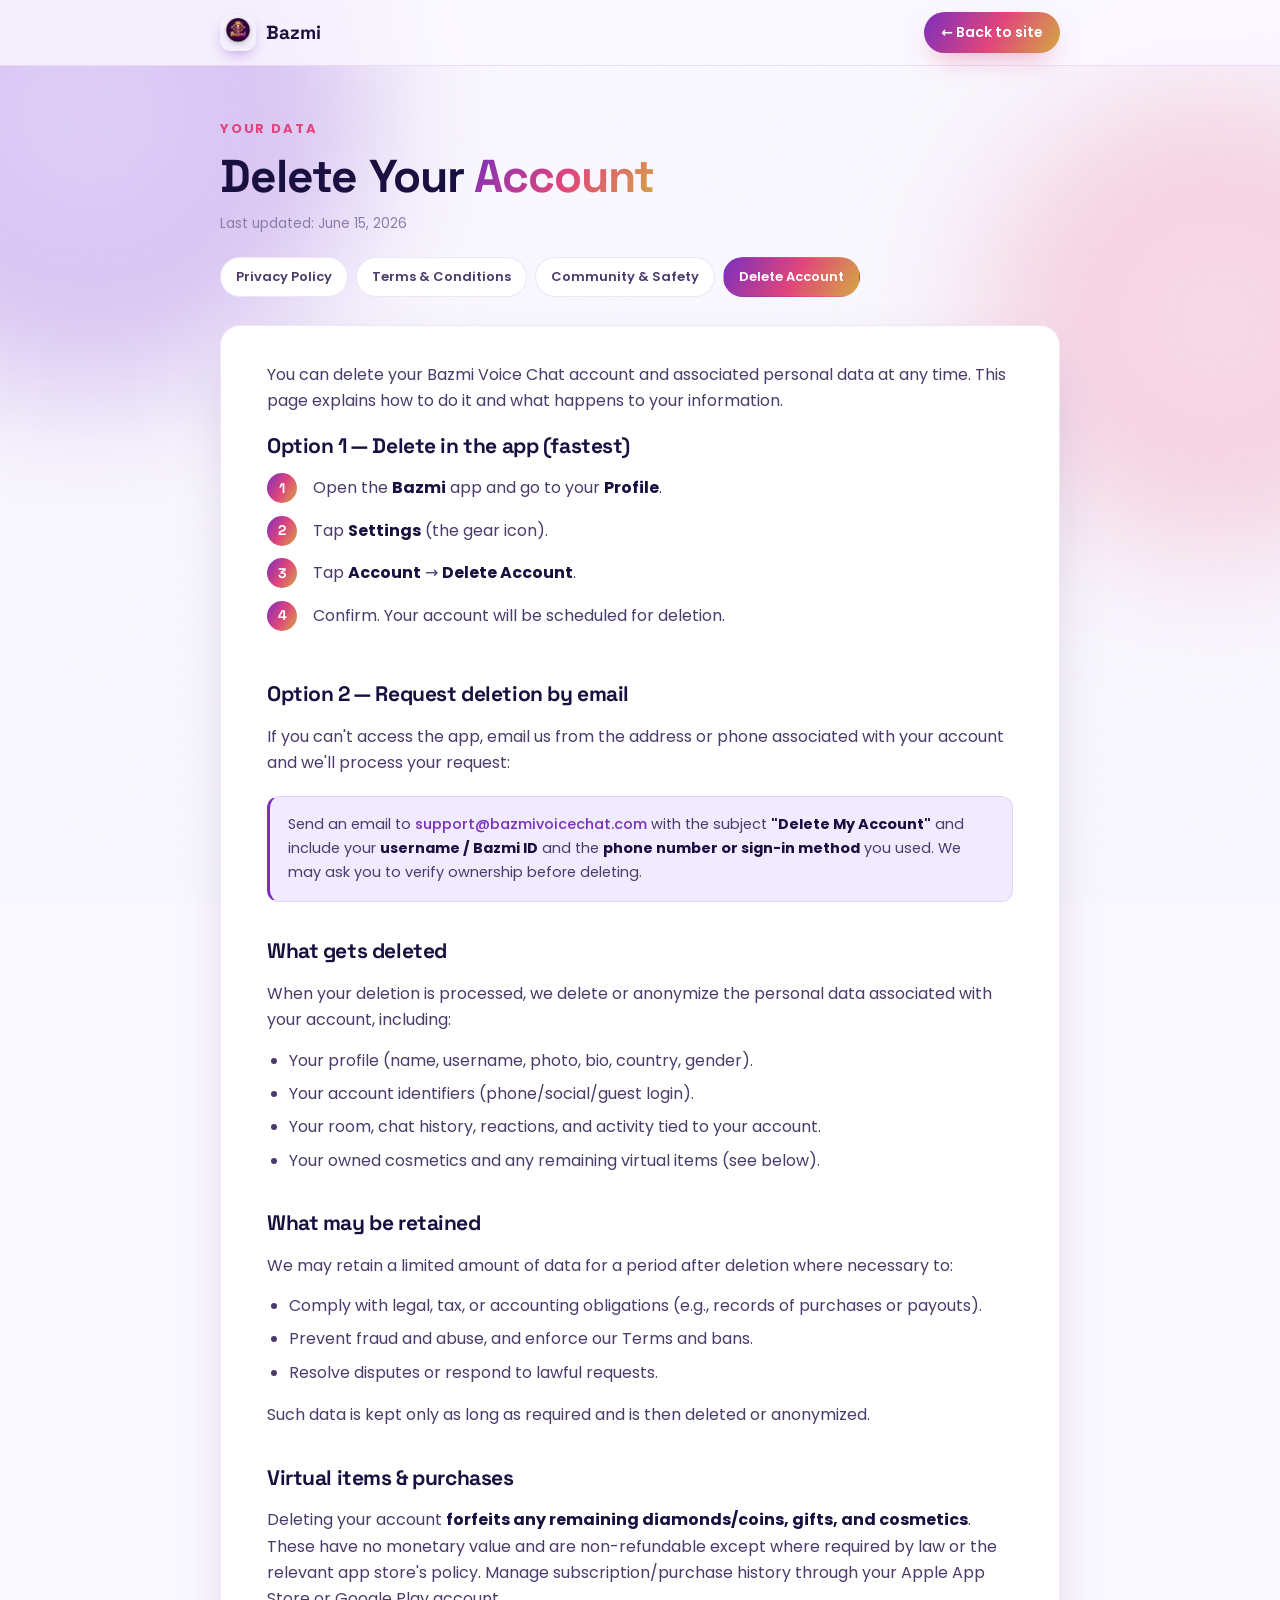
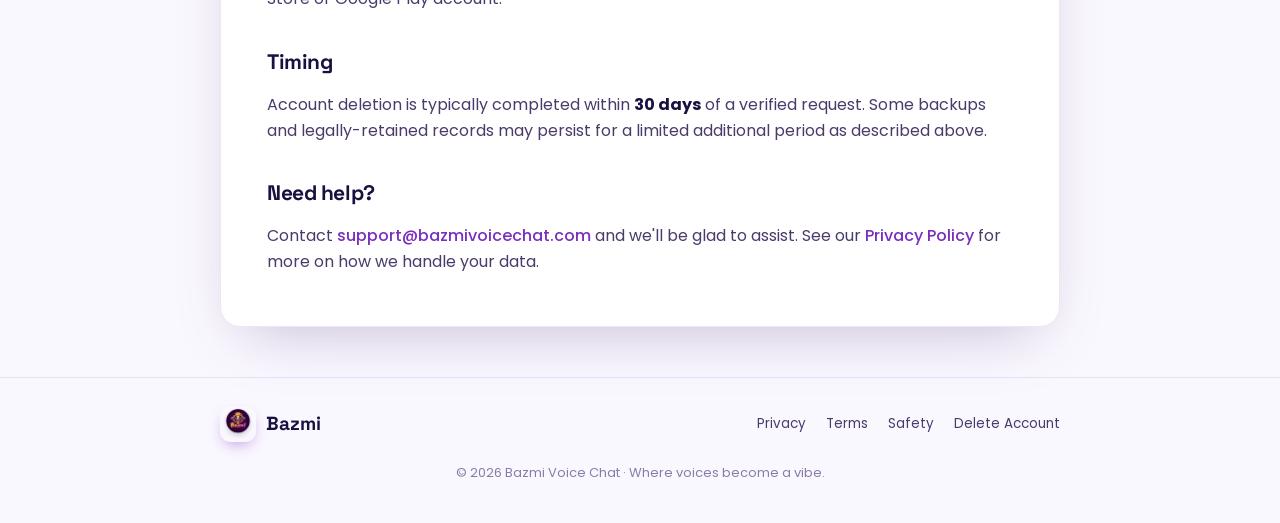
<file: delete-account.html>
<!DOCTYPE html>
<!-- TEMPLATE NOTICE: Account & data deletion page for Bazmi Voice Chat. Confirm the in-app
     deletion path matches the actual app flow and confirm the support email before publishing.
     Google Play requires a publicly accessible account-deletion URL — this page can be it. -->
<html lang="en">
<head>
<meta charset="UTF-8" />
<meta name="viewport" content="width=device-width, initial-scale=1.0" />
<title>Delete Your Account · Bazmi Voice Chat</title>
<meta name="description" content="How to delete your Bazmi Voice Chat account and data, and what happens when you do." />
<link rel="icon" type="image/png" href="assets/logo.png" />
<link rel="preconnect" href="https://fonts.googleapis.com" />
<link rel="preconnect" href="https://fonts.gstatic.com" crossorigin />
<link href="https://fonts.googleapis.com/css2?family=Poppins:wght@400;500;600;700&family=Space+Grotesk:wght@500;600;700&display=swap" rel="stylesheet" />
<link rel="stylesheet" href="assets/legal.css" />
</head>
<body>
<div class="ambient"><div class="blob b1"></div><div class="blob b2"></div><div class="blob b3"></div></div>
<div class="grain"></div>

<nav><div class="wrap">
  <a class="brand" href="index.html"><img src="assets/logo.png" alt="Bazmi" /> Bazmi</a>
  <a class="btn-home" href="index.html">← Back to site</a>
</div></nav>

<div class="wrap">
  <div class="legal-hero">
    <div class="eyebrow">Your data</div>
    <h1>Delete Your <span class="grad-text">Account</span></h1>
    <div class="updated">Last updated: June 15, 2026</div>
    <div class="legal-tabs">
      <a href="privacy.html">Privacy Policy</a>
      <a href="terms.html">Terms &amp; Conditions</a>
      <a href="safety.html">Community &amp; Safety</a>
      <a href="delete-account.html" class="active">Delete Account</a>
    </div>
  </div>

  <article>
    <p>You can delete your Bazmi Voice Chat account and associated personal data at any time. This page explains how to do it and what happens to your information.</p>

    <h2>Option 1 — Delete in the app (fastest)</h2>
    <ol class="steps">
      <li>Open the <strong>Bazmi</strong> app and go to your <strong>Profile</strong>.</li>
      <li>Tap <strong>Settings</strong> (the gear icon).</li>
      <li>Tap <strong>Account</strong> → <strong>Delete Account</strong>.</li>
      <li>Confirm. Your account will be scheduled for deletion.</li>
    </ol>

    <h2>Option 2 — Request deletion by email</h2>
    <p>If you can't access the app, email us from the address or phone associated with your account and we'll process your request:</p>
    <div class="callout">
      Send an email to <a href="mailto:support@bazmivoicechat.com?subject=Delete%20My%20Bazmi%20Account">support@bazmivoicechat.com</a> with the subject <strong>"Delete My Account"</strong> and include your <strong>username / Bazmi ID</strong> and the <strong>phone number or sign-in method</strong> you used. We may ask you to verify ownership before deleting.
    </div>

    <h2>What gets deleted</h2>
    <p>When your deletion is processed, we delete or anonymize the personal data associated with your account, including:</p>
    <ul>
      <li>Your profile (name, username, photo, bio, country, gender).</li>
      <li>Your account identifiers (phone/social/guest login).</li>
      <li>Your room, chat history, reactions, and activity tied to your account.</li>
      <li>Your owned cosmetics and any remaining virtual items (see below).</li>
    </ul>

    <h2>What may be retained</h2>
    <p>We may retain a limited amount of data for a period after deletion where necessary to:</p>
    <ul>
      <li>Comply with legal, tax, or accounting obligations (e.g., records of purchases or payouts).</li>
      <li>Prevent fraud and abuse, and enforce our Terms and bans.</li>
      <li>Resolve disputes or respond to lawful requests.</li>
    </ul>
    <p>Such data is kept only as long as required and is then deleted or anonymized.</p>

    <h2>Virtual items &amp; purchases</h2>
    <p>Deleting your account <strong>forfeits any remaining diamonds/coins, gifts, and cosmetics</strong>. These have no monetary value and are non-refundable except where required by law or the relevant app store's policy. Manage subscription/purchase history through your Apple App Store or Google Play account.</p>

    <h2>Timing</h2>
    <p>Account deletion is typically completed within <strong>30 days</strong> of a verified request. Some backups and legally-retained records may persist for a limited additional period as described above.</p>

    <h2>Need help?</h2>
    <p>Contact <a href="mailto:support@bazmivoicechat.com">support@bazmivoicechat.com</a> and we'll be glad to assist. See our <a href="privacy.html">Privacy Policy</a> for more on how we handle your data.</p>
  </article>
</div>

<footer><div class="wrap">
  <a class="brand" href="index.html"><img src="assets/logo.png" alt="Bazmi" /> Bazmi</a>
  <div class="links">
    <a href="privacy.html">Privacy</a><a href="terms.html">Terms</a><a href="safety.html">Safety</a><a href="delete-account.html">Delete Account</a>
  </div>
  <div class="copy">© 2026 Bazmi Voice Chat · Where voices become a vibe.</div>
</div></footer>
</body>
</html>
</file>
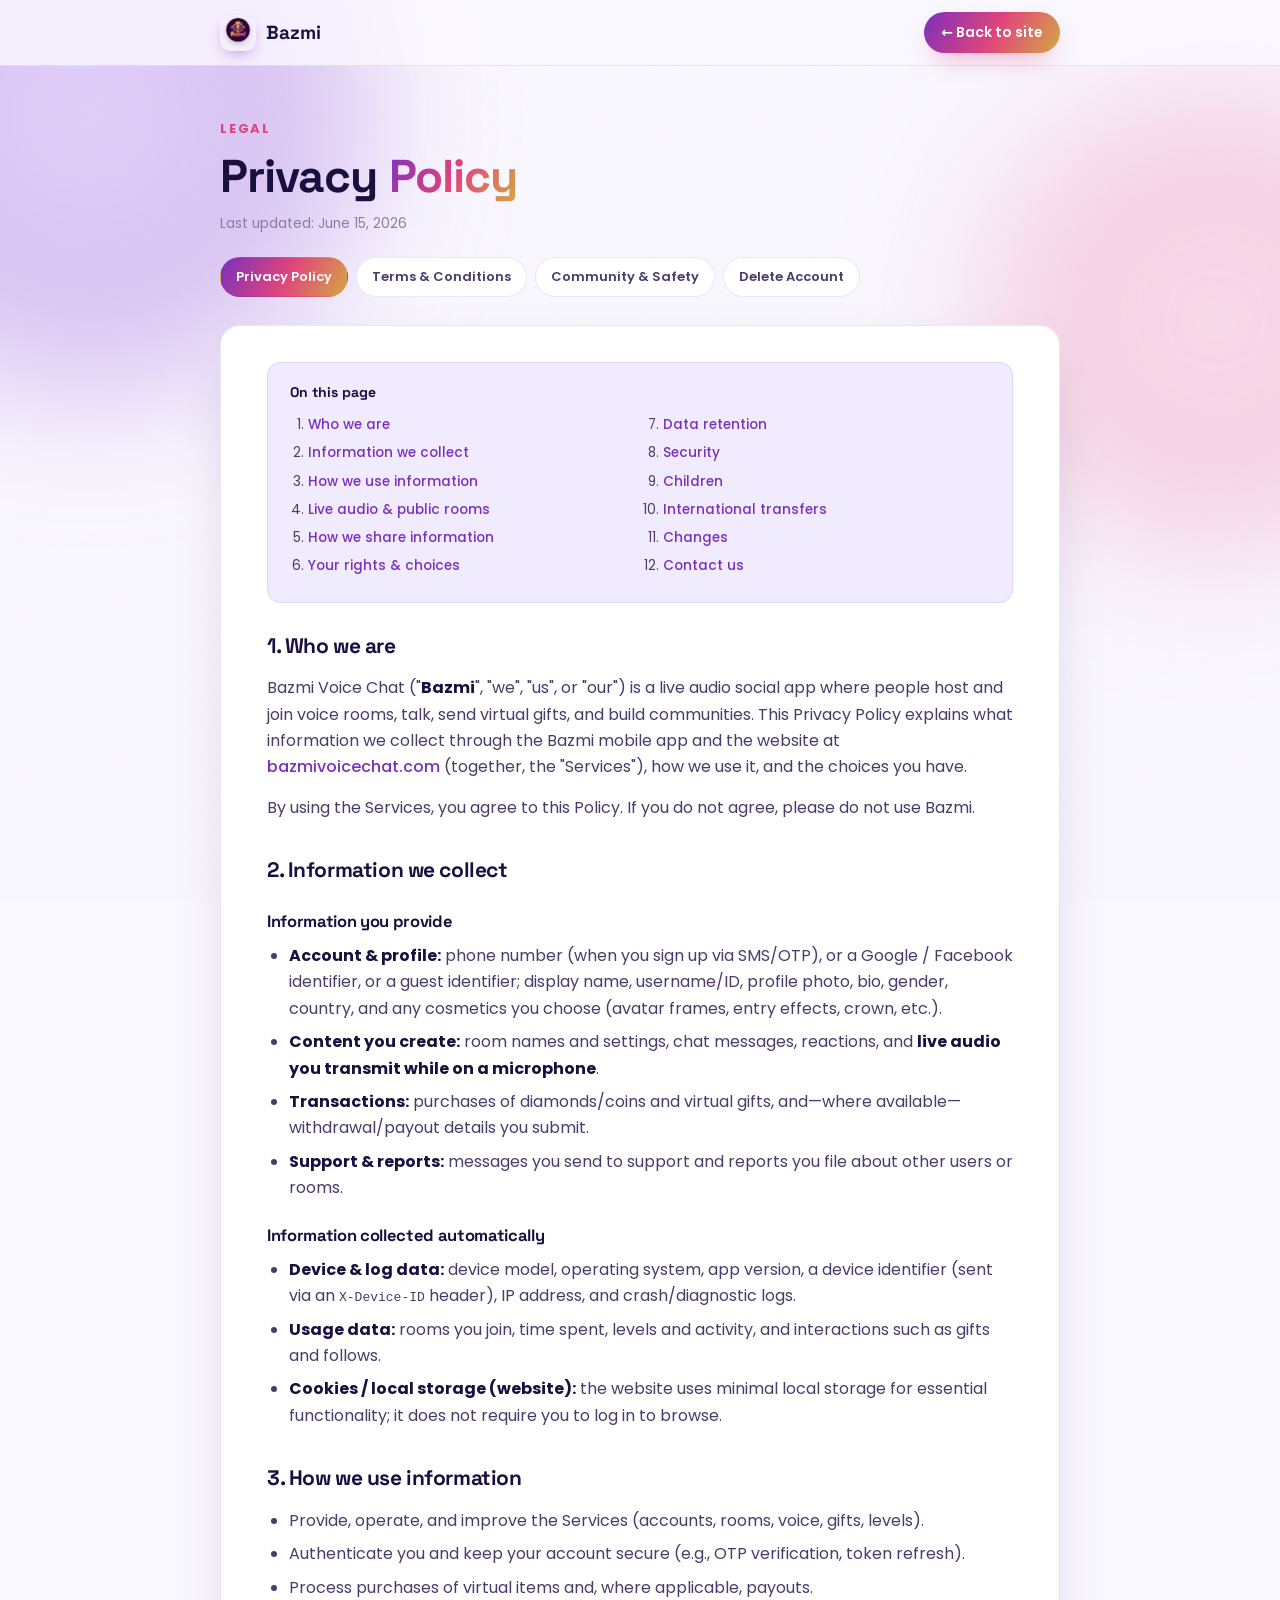
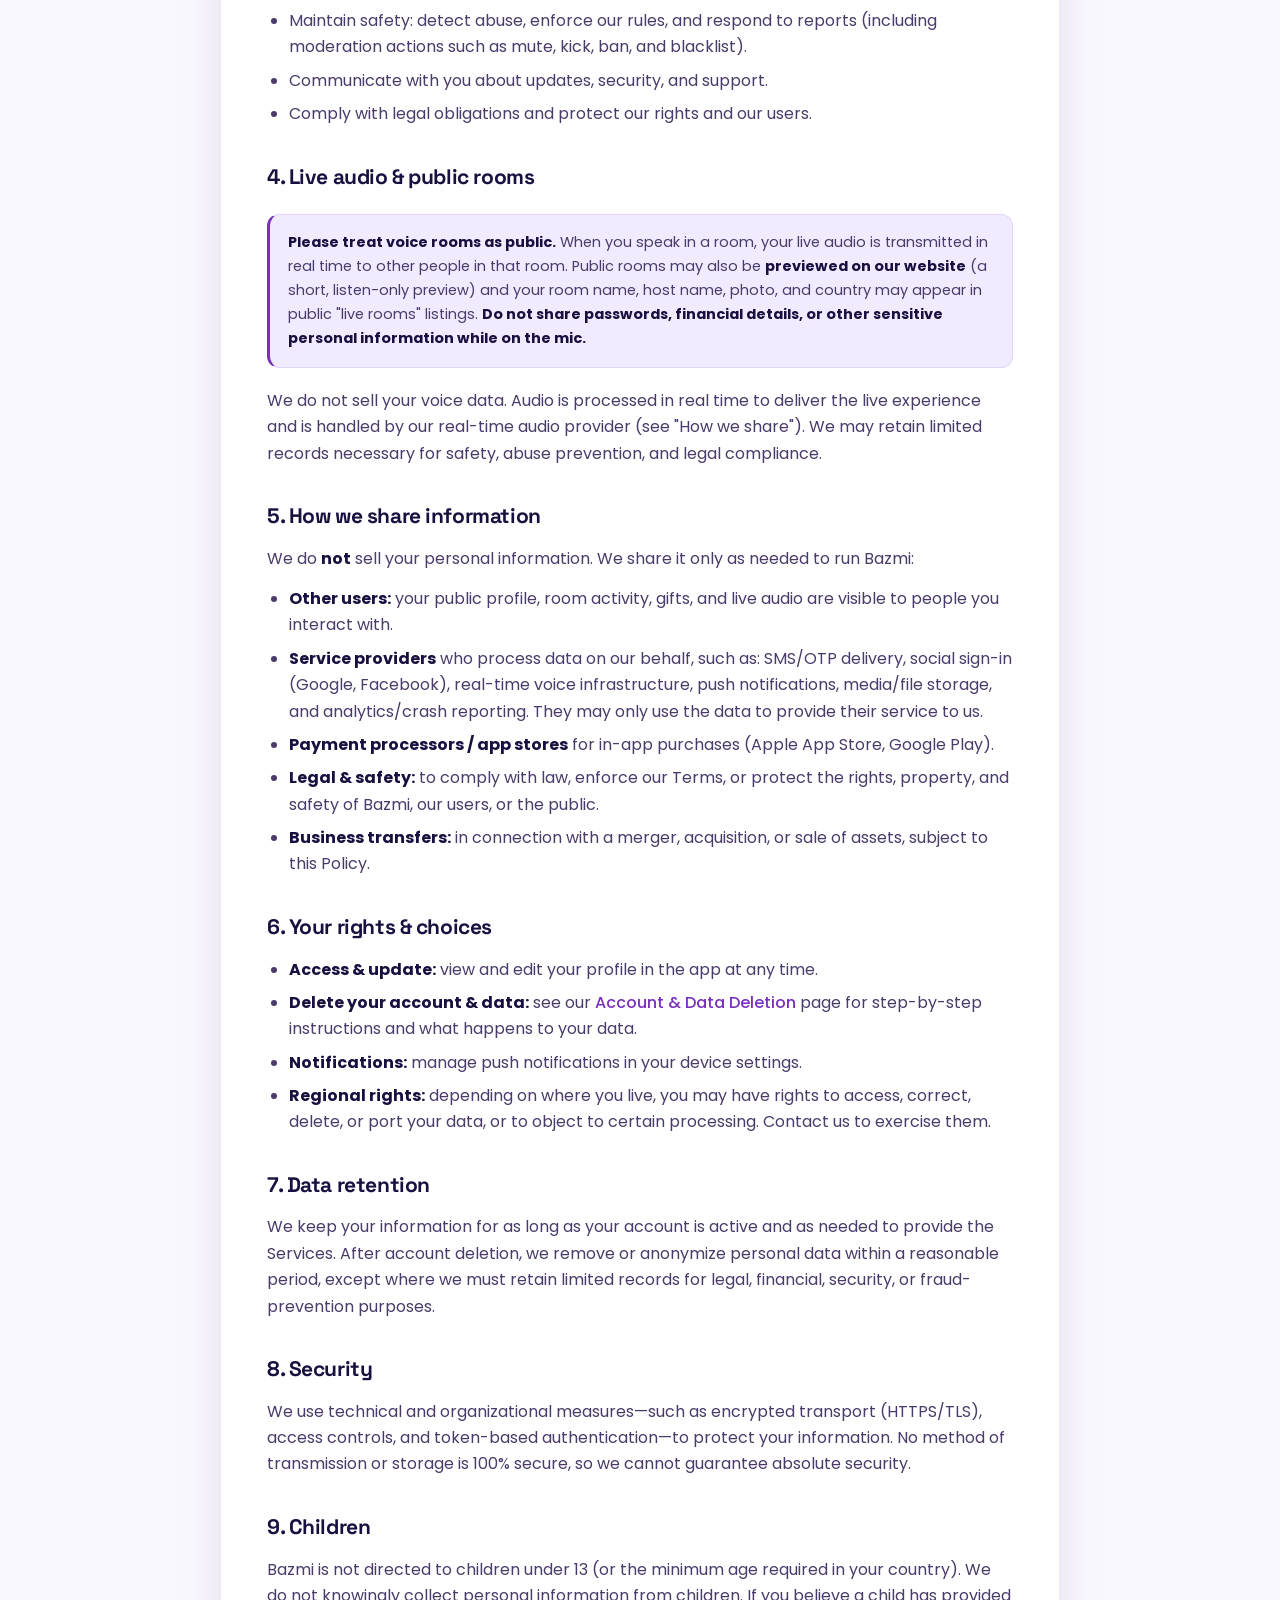
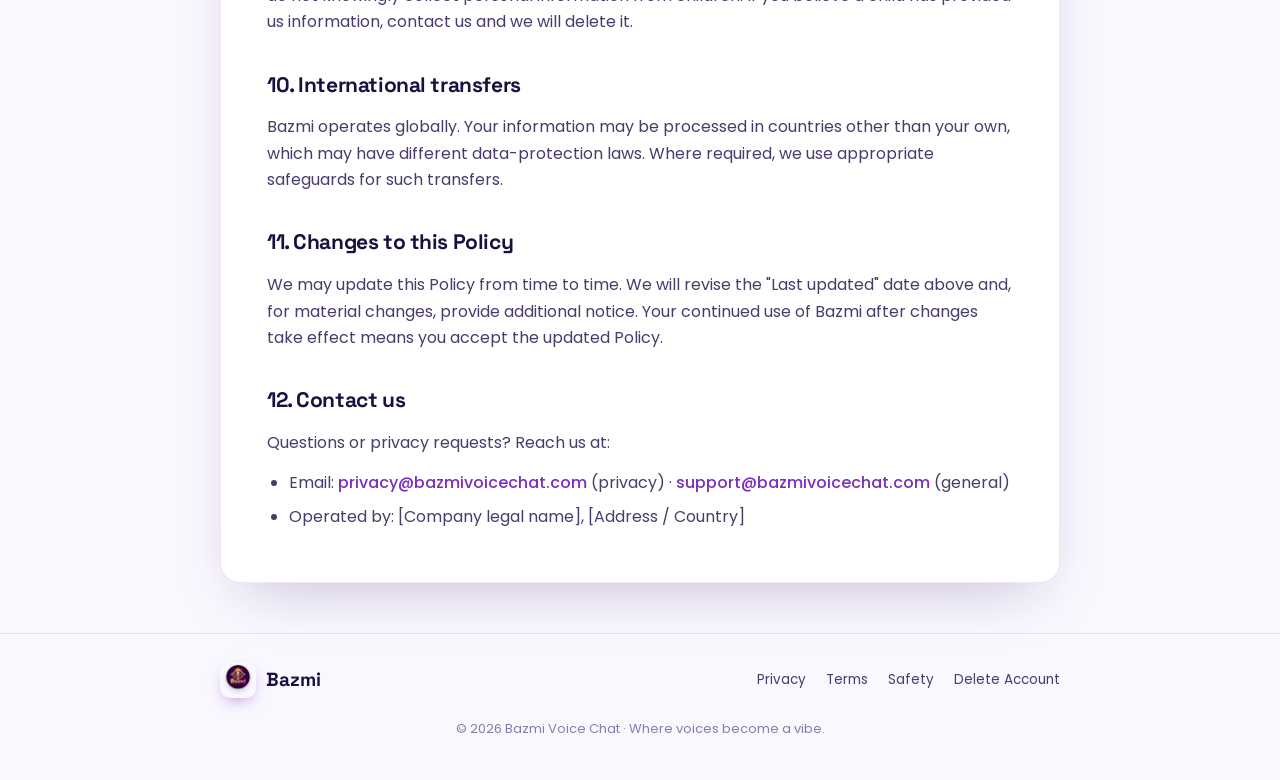
<file: privacy.html>
<!DOCTYPE html>
<!--
  TEMPLATE NOTICE: This Privacy Policy is a professional starting template tailored to
  Bazmi Voice Chat. Before publishing to the App Store / Google Play, have it reviewed by
  legal counsel and confirm the bracketed placeholders: [Company legal name], [Country/State
  of governing law], and the contact emails (privacy@bazmivoicechat.com / support@bazmivoicechat.com).
-->
<html lang="en">
<head>
<meta charset="UTF-8" />
<meta name="viewport" content="width=device-width, initial-scale=1.0" />
<title>Privacy Policy · Bazmi Voice Chat</title>
<meta name="description" content="How Bazmi Voice Chat collects, uses, shares and protects your information." />
<link rel="icon" type="image/png" href="assets/logo.png" />
<link rel="preconnect" href="https://fonts.googleapis.com" />
<link rel="preconnect" href="https://fonts.gstatic.com" crossorigin />
<link href="https://fonts.googleapis.com/css2?family=Poppins:wght@400;500;600;700&family=Space+Grotesk:wght@500;600;700&display=swap" rel="stylesheet" />
<link rel="stylesheet" href="assets/legal.css" />
</head>
<body>
<div class="ambient"><div class="blob b1"></div><div class="blob b2"></div><div class="blob b3"></div></div>
<div class="grain"></div>

<nav><div class="wrap">
  <a class="brand" href="index.html"><img src="assets/logo.png" alt="Bazmi" /> Bazmi</a>
  <a class="btn-home" href="index.html">← Back to site</a>
</div></nav>

<div class="wrap">
  <div class="legal-hero">
    <div class="eyebrow">Legal</div>
    <h1>Privacy <span class="grad-text">Policy</span></h1>
    <div class="updated">Last updated: June 15, 2026</div>
    <div class="legal-tabs">
      <a href="privacy.html" class="active">Privacy Policy</a>
      <a href="terms.html">Terms &amp; Conditions</a>
      <a href="safety.html">Community &amp; Safety</a>
      <a href="delete-account.html">Delete Account</a>
    </div>
  </div>

  <article>
    <div class="toc">
      <b>On this page</b>
      <ol>
        <li><a href="#intro">Who we are</a></li>
        <li><a href="#collect">Information we collect</a></li>
        <li><a href="#use">How we use information</a></li>
        <li><a href="#audio">Live audio &amp; public rooms</a></li>
        <li><a href="#share">How we share information</a></li>
        <li><a href="#rights">Your rights &amp; choices</a></li>
        <li><a href="#retention">Data retention</a></li>
        <li><a href="#security">Security</a></li>
        <li><a href="#children">Children</a></li>
        <li><a href="#intl">International transfers</a></li>
        <li><a href="#changes">Changes</a></li>
        <li><a href="#contact">Contact us</a></li>
      </ol>
    </div>

    <h2 id="intro">1. Who we are</h2>
    <p>Bazmi Voice Chat ("<strong>Bazmi</strong>", "we", "us", or "our") is a live audio social app where people host and join voice rooms, talk, send virtual gifts, and build communities. This Privacy Policy explains what information we collect through the Bazmi mobile app and the website at <a href="https://bazmivoicechat.com">bazmivoicechat.com</a> (together, the "Services"), how we use it, and the choices you have.</p>
    <p>By using the Services, you agree to this Policy. If you do not agree, please do not use Bazmi.</p>

    <h2 id="collect">2. Information we collect</h2>
    <h3>Information you provide</h3>
    <ul>
      <li><strong>Account &amp; profile:</strong> phone number (when you sign up via SMS/OTP), or a Google / Facebook identifier, or a guest identifier; display name, username/ID, profile photo, bio, gender, country, and any cosmetics you choose (avatar frames, entry effects, crown, etc.).</li>
      <li><strong>Content you create:</strong> room names and settings, chat messages, reactions, and <strong>live audio you transmit while on a microphone</strong>.</li>
      <li><strong>Transactions:</strong> purchases of diamonds/coins and virtual gifts, and—where available—withdrawal/payout details you submit.</li>
      <li><strong>Support &amp; reports:</strong> messages you send to support and reports you file about other users or rooms.</li>
    </ul>
    <h3>Information collected automatically</h3>
    <ul>
      <li><strong>Device &amp; log data:</strong> device model, operating system, app version, a device identifier (sent via an <code>X-Device-ID</code> header), IP address, and crash/diagnostic logs.</li>
      <li><strong>Usage data:</strong> rooms you join, time spent, levels and activity, and interactions such as gifts and follows.</li>
      <li><strong>Cookies / local storage (website):</strong> the website uses minimal local storage for essential functionality; it does not require you to log in to browse.</li>
    </ul>

    <h2 id="use">3. How we use information</h2>
    <ul>
      <li>Provide, operate, and improve the Services (accounts, rooms, voice, gifts, levels).</li>
      <li>Authenticate you and keep your account secure (e.g., OTP verification, token refresh).</li>
      <li>Process purchases of virtual items and, where applicable, payouts.</li>
      <li>Maintain safety: detect abuse, enforce our rules, and respond to reports (including moderation actions such as mute, kick, ban, and blacklist).</li>
      <li>Communicate with you about updates, security, and support.</li>
      <li>Comply with legal obligations and protect our rights and our users.</li>
    </ul>

    <h2 id="audio">4. Live audio &amp; public rooms</h2>
    <div class="callout">
      <strong>Please treat voice rooms as public.</strong> When you speak in a room, your live audio is transmitted in real time to other people in that room. Public rooms may also be <strong>previewed on our website</strong> (a short, listen-only preview) and your room name, host name, photo, and country may appear in public "live rooms" listings. <strong>Do not share passwords, financial details, or other sensitive personal information while on the mic.</strong>
    </div>
    <p>We do not sell your voice data. Audio is processed in real time to deliver the live experience and is handled by our real-time audio provider (see "How we share"). We may retain limited records necessary for safety, abuse prevention, and legal compliance.</p>

    <h2 id="share">5. How we share information</h2>
    <p>We do <strong>not</strong> sell your personal information. We share it only as needed to run Bazmi:</p>
    <ul>
      <li><strong>Other users:</strong> your public profile, room activity, gifts, and live audio are visible to people you interact with.</li>
      <li><strong>Service providers</strong> who process data on our behalf, such as: SMS/OTP delivery, social sign-in (Google, Facebook), real-time voice infrastructure, push notifications, media/file storage, and analytics/crash reporting. They may only use the data to provide their service to us.</li>
      <li><strong>Payment processors / app stores</strong> for in-app purchases (Apple App Store, Google Play).</li>
      <li><strong>Legal &amp; safety:</strong> to comply with law, enforce our Terms, or protect the rights, property, and safety of Bazmi, our users, or the public.</li>
      <li><strong>Business transfers:</strong> in connection with a merger, acquisition, or sale of assets, subject to this Policy.</li>
    </ul>

    <h2 id="rights">6. Your rights &amp; choices</h2>
    <ul>
      <li><strong>Access &amp; update:</strong> view and edit your profile in the app at any time.</li>
      <li><strong>Delete your account &amp; data:</strong> see our <a href="delete-account.html">Account &amp; Data Deletion</a> page for step-by-step instructions and what happens to your data.</li>
      <li><strong>Notifications:</strong> manage push notifications in your device settings.</li>
      <li><strong>Regional rights:</strong> depending on where you live, you may have rights to access, correct, delete, or port your data, or to object to certain processing. Contact us to exercise them.</li>
    </ul>

    <h2 id="retention">7. Data retention</h2>
    <p>We keep your information for as long as your account is active and as needed to provide the Services. After account deletion, we remove or anonymize personal data within a reasonable period, except where we must retain limited records for legal, financial, security, or fraud-prevention purposes.</p>

    <h2 id="security">8. Security</h2>
    <p>We use technical and organizational measures—such as encrypted transport (HTTPS/TLS), access controls, and token-based authentication—to protect your information. No method of transmission or storage is 100% secure, so we cannot guarantee absolute security.</p>

    <h2 id="children">9. Children</h2>
    <p>Bazmi is not directed to children under 13 (or the minimum age required in your country). We do not knowingly collect personal information from children. If you believe a child has provided us information, contact us and we will delete it.</p>

    <h2 id="intl">10. International transfers</h2>
    <p>Bazmi operates globally. Your information may be processed in countries other than your own, which may have different data-protection laws. Where required, we use appropriate safeguards for such transfers.</p>

    <h2 id="changes">11. Changes to this Policy</h2>
    <p>We may update this Policy from time to time. We will revise the "Last updated" date above and, for material changes, provide additional notice. Your continued use of Bazmi after changes take effect means you accept the updated Policy.</p>

    <h2 id="contact">12. Contact us</h2>
    <p>Questions or privacy requests? Reach us at:</p>
    <ul>
      <li>Email: <a href="mailto:privacy@bazmivoicechat.com">privacy@bazmivoicechat.com</a> (privacy) · <a href="mailto:support@bazmivoicechat.com">support@bazmivoicechat.com</a> (general)</li>
      <li>Operated by: [Company legal name], [Address / Country]</li>
    </ul>
  </article>
</div>

<footer><div class="wrap">
  <a class="brand" href="index.html"><img src="assets/logo.png" alt="Bazmi" /> Bazmi</a>
  <div class="links">
    <a href="privacy.html">Privacy</a><a href="terms.html">Terms</a><a href="safety.html">Safety</a><a href="delete-account.html">Delete Account</a>
  </div>
  <div class="copy">© 2026 Bazmi Voice Chat · Where voices become a vibe.</div>
</div></footer>
</body>
</html>
</file>
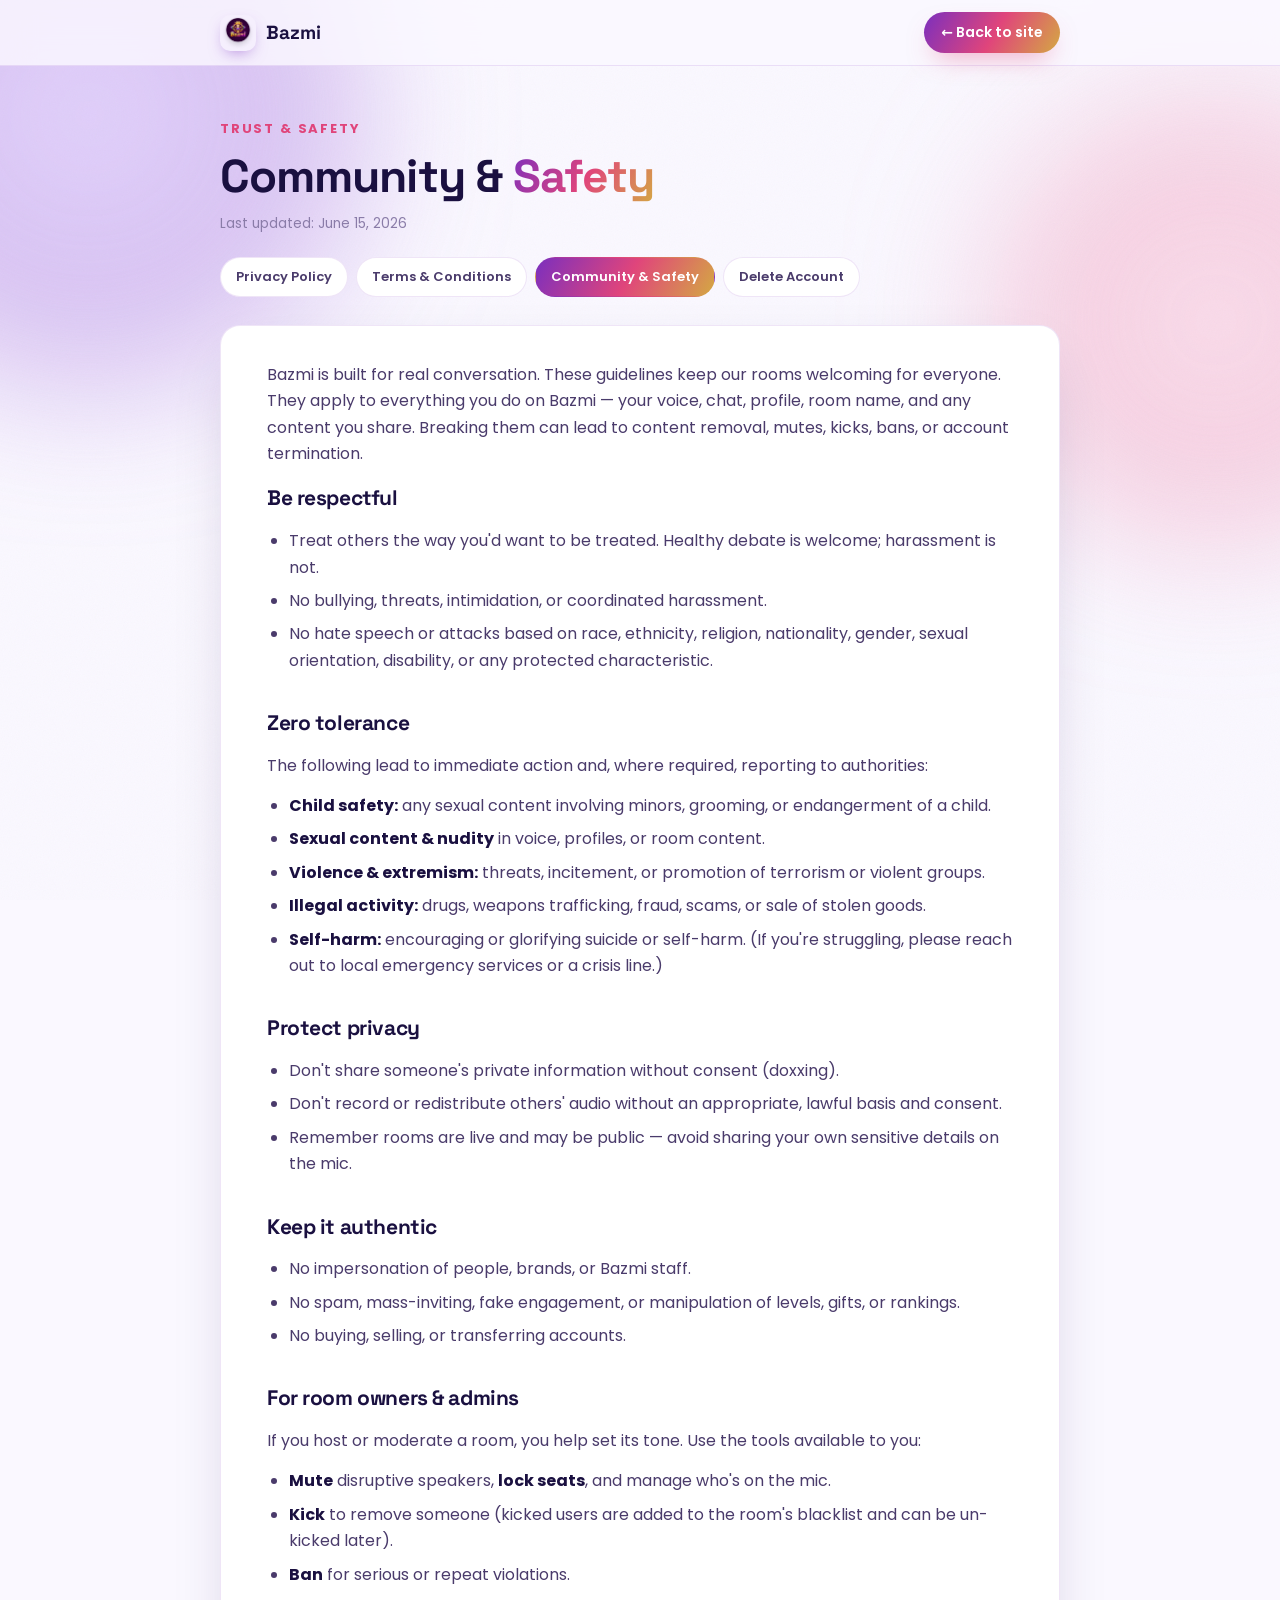
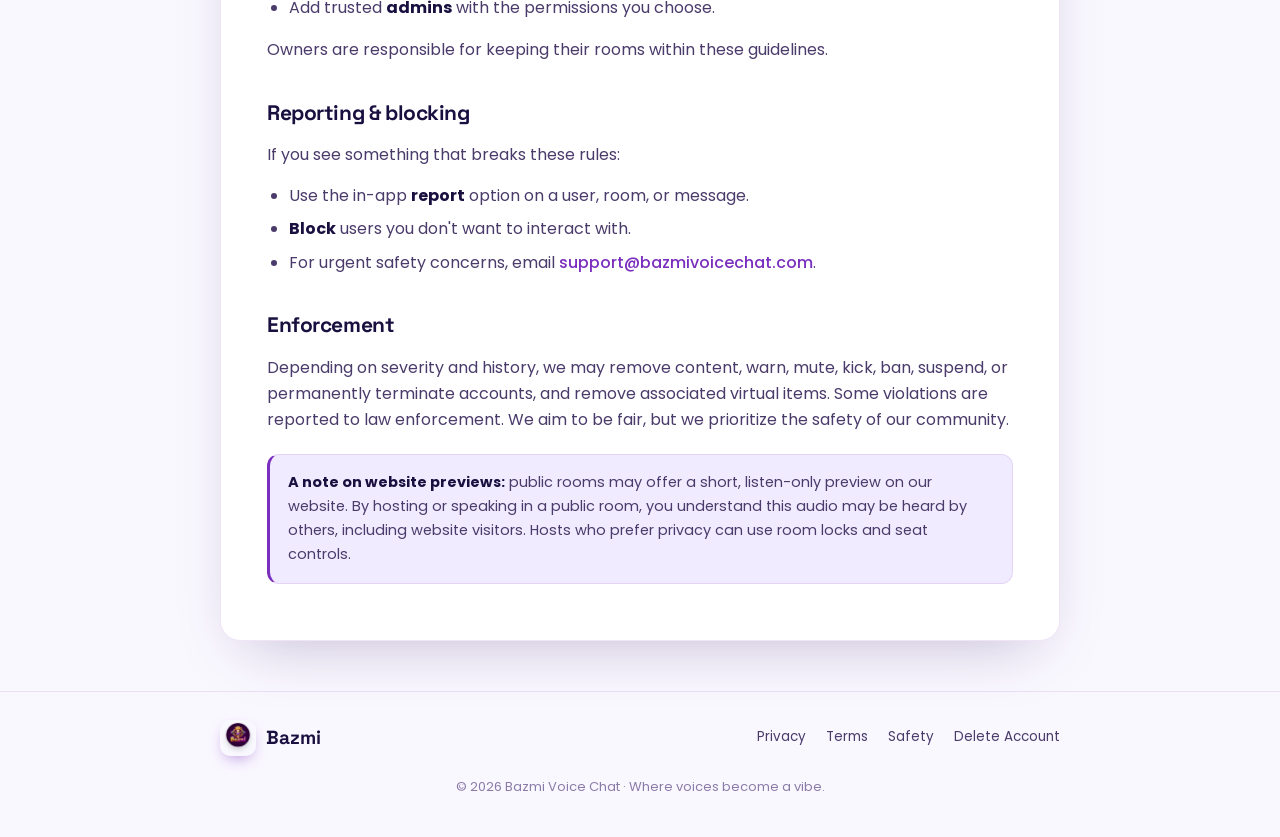
<file: safety.html>
<!DOCTYPE html>
<!-- TEMPLATE NOTICE: Community & safety guidelines for Bazmi Voice Chat. Review with counsel/trust&safety before publishing. -->
<html lang="en">
<head>
<meta charset="UTF-8" />
<meta name="viewport" content="width=device-width, initial-scale=1.0" />
<title>Community &amp; Safety · Bazmi Voice Chat</title>
<meta name="description" content="Bazmi's community guidelines — how we keep voice rooms safe, respectful and fun." />
<link rel="icon" type="image/png" href="assets/logo.png" />
<link rel="preconnect" href="https://fonts.googleapis.com" />
<link rel="preconnect" href="https://fonts.gstatic.com" crossorigin />
<link href="https://fonts.googleapis.com/css2?family=Poppins:wght@400;500;600;700&family=Space+Grotesk:wght@500;600;700&display=swap" rel="stylesheet" />
<link rel="stylesheet" href="assets/legal.css" />
</head>
<body>
<div class="ambient"><div class="blob b1"></div><div class="blob b2"></div><div class="blob b3"></div></div>
<div class="grain"></div>

<nav><div class="wrap">
  <a class="brand" href="index.html"><img src="assets/logo.png" alt="Bazmi" /> Bazmi</a>
  <a class="btn-home" href="index.html">← Back to site</a>
</div></nav>

<div class="wrap">
  <div class="legal-hero">
    <div class="eyebrow">Trust &amp; safety</div>
    <h1>Community &amp; <span class="grad-text">Safety</span></h1>
    <div class="updated">Last updated: June 15, 2026</div>
    <div class="legal-tabs">
      <a href="privacy.html">Privacy Policy</a>
      <a href="terms.html">Terms &amp; Conditions</a>
      <a href="safety.html" class="active">Community &amp; Safety</a>
      <a href="delete-account.html">Delete Account</a>
    </div>
  </div>

  <article>
    <p>Bazmi is built for real conversation. These guidelines keep our rooms welcoming for everyone. They apply to everything you do on Bazmi — your voice, chat, profile, room name, and any content you share. Breaking them can lead to content removal, mutes, kicks, bans, or account termination.</p>

    <h2>Be respectful</h2>
    <ul>
      <li>Treat others the way you'd want to be treated. Healthy debate is welcome; harassment is not.</li>
      <li>No bullying, threats, intimidation, or coordinated harassment.</li>
      <li>No hate speech or attacks based on race, ethnicity, religion, nationality, gender, sexual orientation, disability, or any protected characteristic.</li>
    </ul>

    <h2>Zero tolerance</h2>
    <p>The following lead to immediate action and, where required, reporting to authorities:</p>
    <ul>
      <li><strong>Child safety:</strong> any sexual content involving minors, grooming, or endangerment of a child.</li>
      <li><strong>Sexual content &amp; nudity</strong> in voice, profiles, or room content.</li>
      <li><strong>Violence &amp; extremism:</strong> threats, incitement, or promotion of terrorism or violent groups.</li>
      <li><strong>Illegal activity:</strong> drugs, weapons trafficking, fraud, scams, or sale of stolen goods.</li>
      <li><strong>Self-harm:</strong> encouraging or glorifying suicide or self-harm. (If you're struggling, please reach out to local emergency services or a crisis line.)</li>
    </ul>

    <h2>Protect privacy</h2>
    <ul>
      <li>Don't share someone's private information without consent (doxxing).</li>
      <li>Don't record or redistribute others' audio without an appropriate, lawful basis and consent.</li>
      <li>Remember rooms are live and may be public — avoid sharing your own sensitive details on the mic.</li>
    </ul>

    <h2>Keep it authentic</h2>
    <ul>
      <li>No impersonation of people, brands, or Bazmi staff.</li>
      <li>No spam, mass-inviting, fake engagement, or manipulation of levels, gifts, or rankings.</li>
      <li>No buying, selling, or transferring accounts.</li>
    </ul>

    <h2>For room owners &amp; admins</h2>
    <p>If you host or moderate a room, you help set its tone. Use the tools available to you:</p>
    <ul>
      <li><strong>Mute</strong> disruptive speakers, <strong>lock seats</strong>, and manage who's on the mic.</li>
      <li><strong>Kick</strong> to remove someone (kicked users are added to the room's blacklist and can be un-kicked later).</li>
      <li><strong>Ban</strong> for serious or repeat violations.</li>
      <li>Add trusted <strong>admins</strong> with the permissions you choose.</li>
    </ul>
    <p>Owners are responsible for keeping their rooms within these guidelines.</p>

    <h2>Reporting &amp; blocking</h2>
    <p>If you see something that breaks these rules:</p>
    <ul>
      <li>Use the in-app <strong>report</strong> option on a user, room, or message.</li>
      <li><strong>Block</strong> users you don't want to interact with.</li>
      <li>For urgent safety concerns, email <a href="mailto:support@bazmivoicechat.com">support@bazmivoicechat.com</a>.</li>
    </ul>

    <h2>Enforcement</h2>
    <p>Depending on severity and history, we may remove content, warn, mute, kick, ban, suspend, or permanently terminate accounts, and remove associated virtual items. Some violations are reported to law enforcement. We aim to be fair, but we prioritize the safety of our community.</p>

    <div class="callout">
      <strong>A note on website previews:</strong> public rooms may offer a short, listen-only preview on our website. By hosting or speaking in a public room, you understand this audio may be heard by others, including website visitors. Hosts who prefer privacy can use room locks and seat controls.
    </div>
  </article>
</div>

<footer><div class="wrap">
  <a class="brand" href="index.html"><img src="assets/logo.png" alt="Bazmi" /> Bazmi</a>
  <div class="links">
    <a href="privacy.html">Privacy</a><a href="terms.html">Terms</a><a href="safety.html">Safety</a><a href="delete-account.html">Delete Account</a>
  </div>
  <div class="copy">© 2026 Bazmi Voice Chat · Where voices become a vibe.</div>
</div></footer>
</body>
</html>
</file>
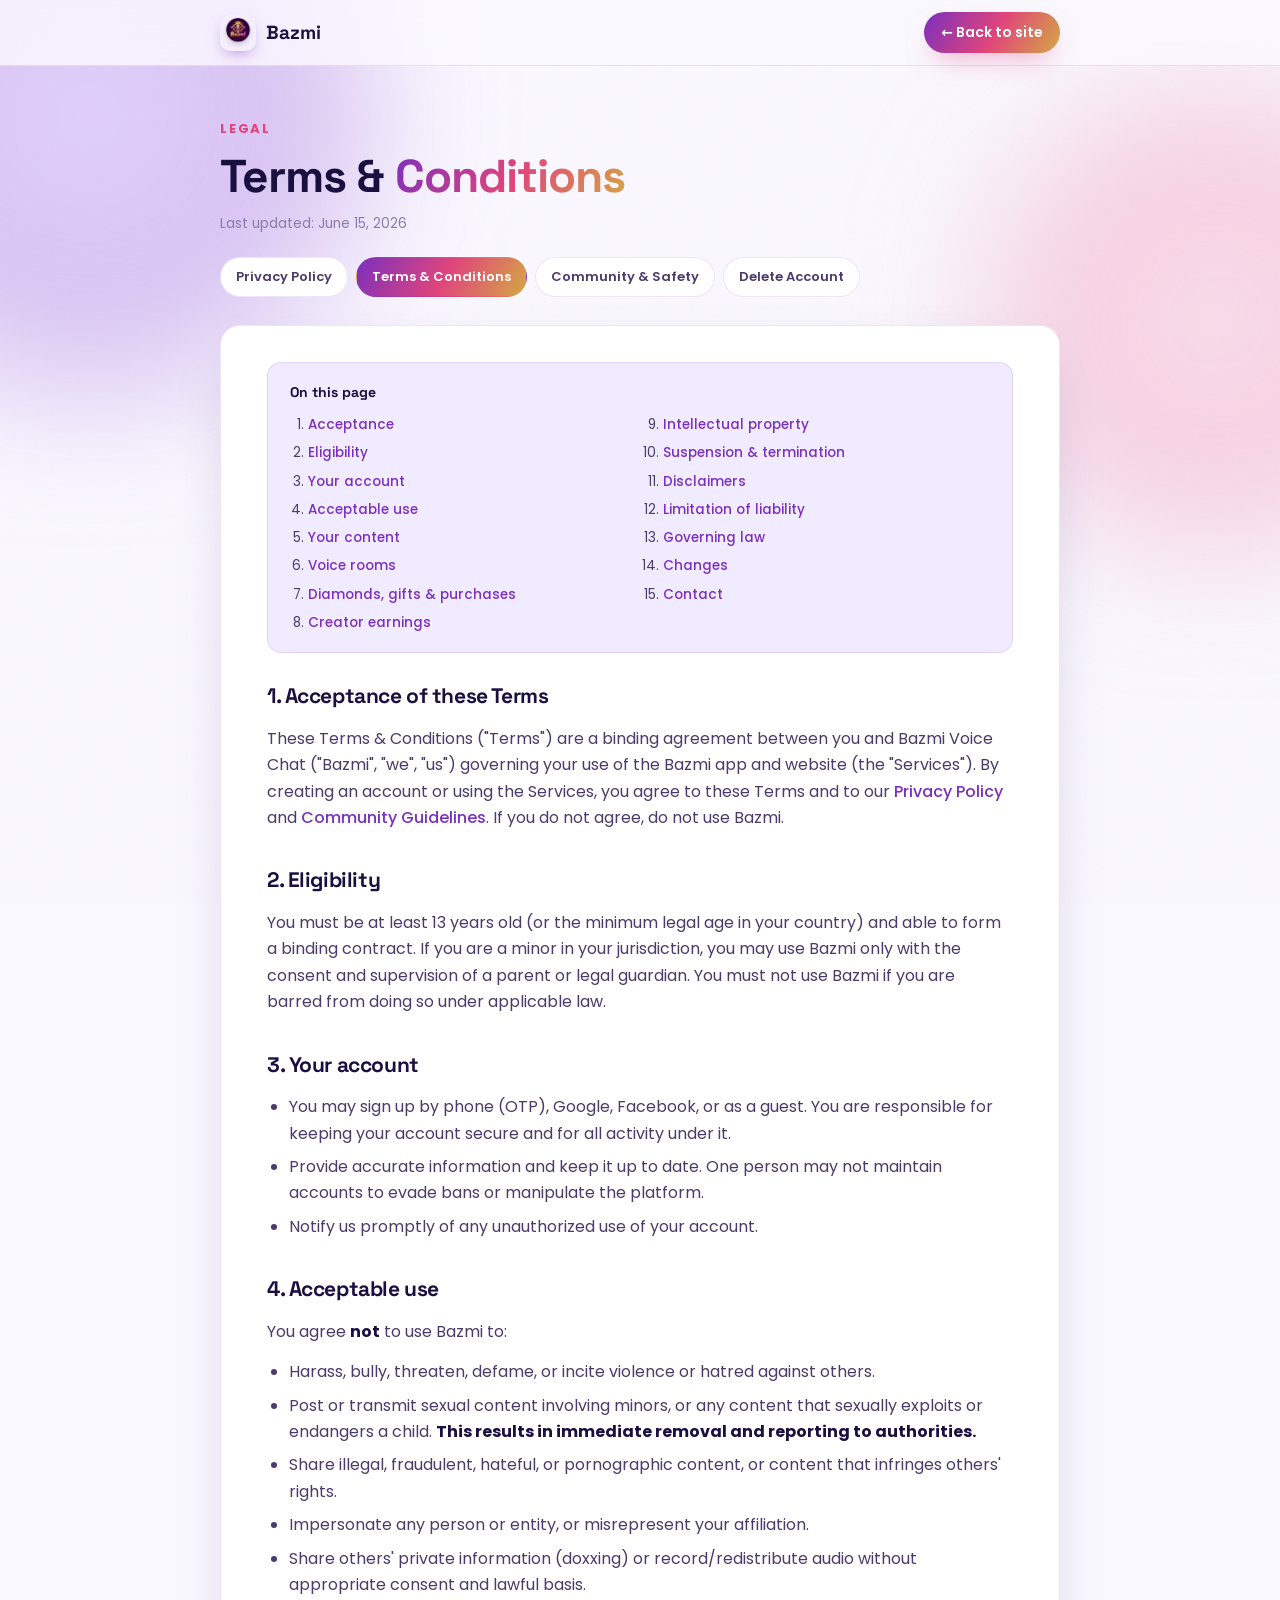
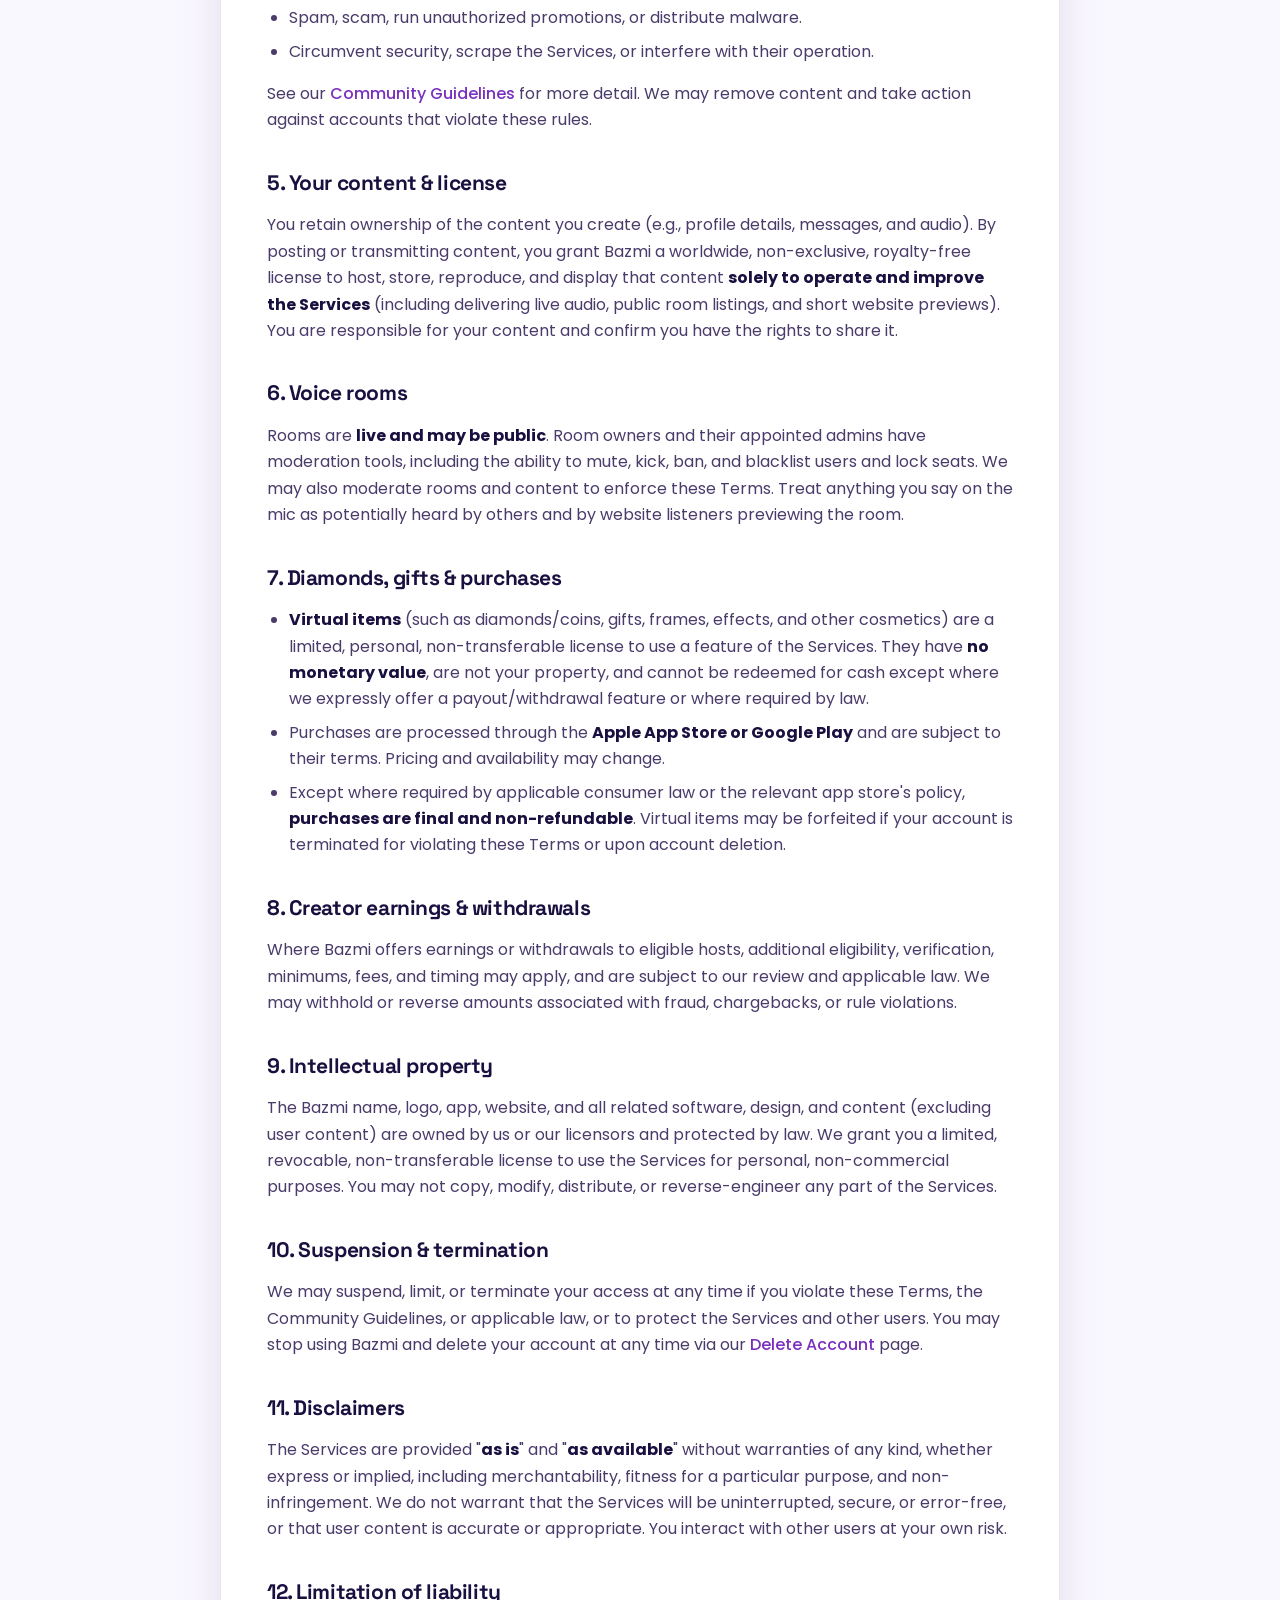
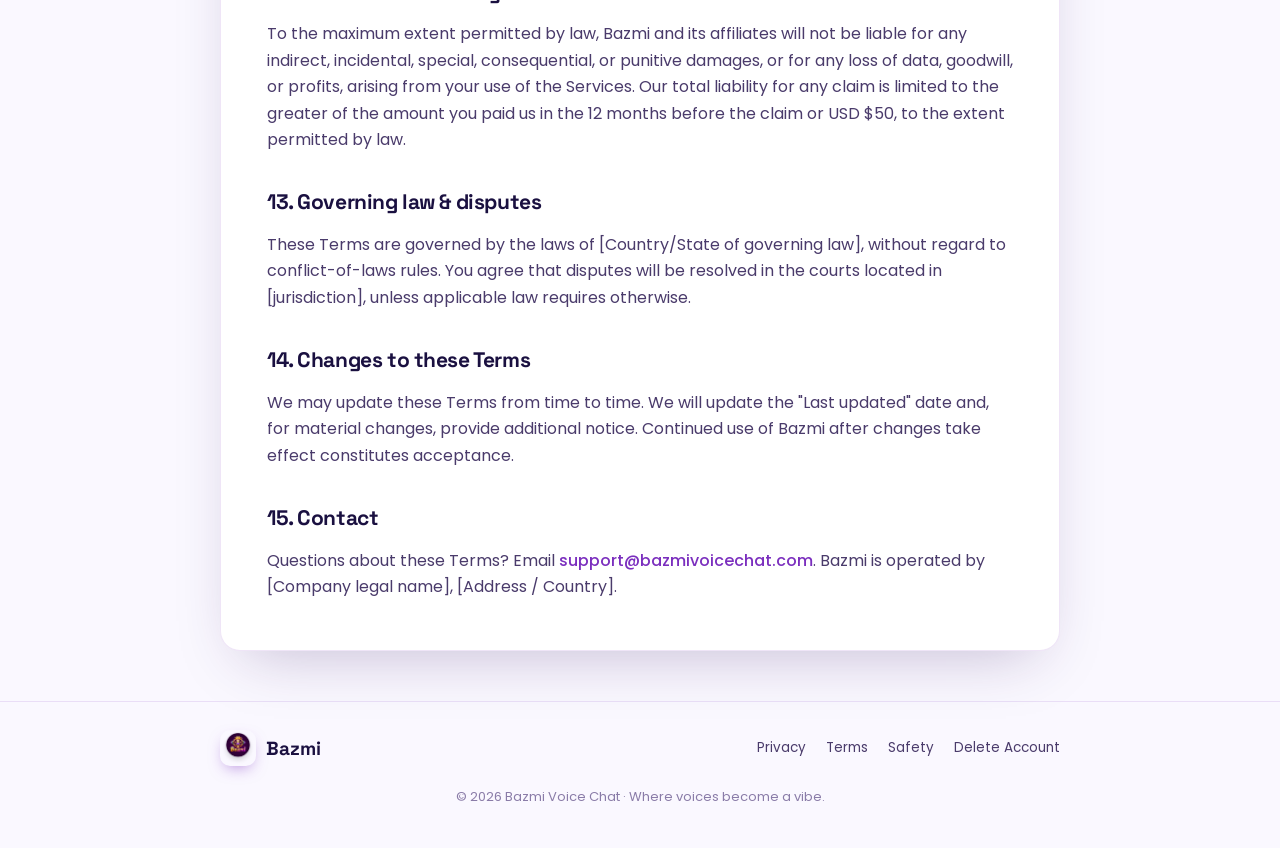
<file: terms.html>
<!DOCTYPE html>
<!--
  TEMPLATE NOTICE: Professional starting template for Bazmi Voice Chat. Have legal counsel
  review before publishing and confirm bracketed placeholders: [Company legal name],
  [Country/State of governing law], contact email.
-->
<html lang="en">
<head>
<meta charset="UTF-8" />
<meta name="viewport" content="width=device-width, initial-scale=1.0" />
<title>Terms &amp; Conditions · Bazmi Voice Chat</title>
<meta name="description" content="The terms that govern your use of Bazmi Voice Chat." />
<link rel="icon" type="image/png" href="assets/logo.png" />
<link rel="preconnect" href="https://fonts.googleapis.com" />
<link rel="preconnect" href="https://fonts.gstatic.com" crossorigin />
<link href="https://fonts.googleapis.com/css2?family=Poppins:wght@400;500;600;700&family=Space+Grotesk:wght@500;600;700&display=swap" rel="stylesheet" />
<link rel="stylesheet" href="assets/legal.css" />
</head>
<body>
<div class="ambient"><div class="blob b1"></div><div class="blob b2"></div><div class="blob b3"></div></div>
<div class="grain"></div>

<nav><div class="wrap">
  <a class="brand" href="index.html"><img src="assets/logo.png" alt="Bazmi" /> Bazmi</a>
  <a class="btn-home" href="index.html">← Back to site</a>
</div></nav>

<div class="wrap">
  <div class="legal-hero">
    <div class="eyebrow">Legal</div>
    <h1>Terms &amp; <span class="grad-text">Conditions</span></h1>
    <div class="updated">Last updated: June 15, 2026</div>
    <div class="legal-tabs">
      <a href="privacy.html">Privacy Policy</a>
      <a href="terms.html" class="active">Terms &amp; Conditions</a>
      <a href="safety.html">Community &amp; Safety</a>
      <a href="delete-account.html">Delete Account</a>
    </div>
  </div>

  <article>
    <div class="toc">
      <b>On this page</b>
      <ol>
        <li><a href="#accept">Acceptance</a></li>
        <li><a href="#eligibility">Eligibility</a></li>
        <li><a href="#accounts">Your account</a></li>
        <li><a href="#conduct">Acceptable use</a></li>
        <li><a href="#content">Your content</a></li>
        <li><a href="#rooms">Voice rooms</a></li>
        <li><a href="#virtual">Diamonds, gifts &amp; purchases</a></li>
        <li><a href="#earnings">Creator earnings</a></li>
        <li><a href="#ip">Intellectual property</a></li>
        <li><a href="#moderation">Suspension &amp; termination</a></li>
        <li><a href="#disclaimer">Disclaimers</a></li>
        <li><a href="#liability">Limitation of liability</a></li>
        <li><a href="#law">Governing law</a></li>
        <li><a href="#changes">Changes</a></li>
        <li><a href="#contact">Contact</a></li>
      </ol>
    </div>

    <h2 id="accept">1. Acceptance of these Terms</h2>
    <p>These Terms &amp; Conditions ("Terms") are a binding agreement between you and Bazmi Voice Chat ("Bazmi", "we", "us") governing your use of the Bazmi app and website (the "Services"). By creating an account or using the Services, you agree to these Terms and to our <a href="privacy.html">Privacy Policy</a> and <a href="safety.html">Community Guidelines</a>. If you do not agree, do not use Bazmi.</p>

    <h2 id="eligibility">2. Eligibility</h2>
    <p>You must be at least 13 years old (or the minimum legal age in your country) and able to form a binding contract. If you are a minor in your jurisdiction, you may use Bazmi only with the consent and supervision of a parent or legal guardian. You must not use Bazmi if you are barred from doing so under applicable law.</p>

    <h2 id="accounts">3. Your account</h2>
    <ul>
      <li>You may sign up by phone (OTP), Google, Facebook, or as a guest. You are responsible for keeping your account secure and for all activity under it.</li>
      <li>Provide accurate information and keep it up to date. One person may not maintain accounts to evade bans or manipulate the platform.</li>
      <li>Notify us promptly of any unauthorized use of your account.</li>
    </ul>

    <h2 id="conduct">4. Acceptable use</h2>
    <p>You agree <strong>not</strong> to use Bazmi to:</p>
    <ul>
      <li>Harass, bully, threaten, defame, or incite violence or hatred against others.</li>
      <li>Post or transmit sexual content involving minors, or any content that sexually exploits or endangers a child. <strong>This results in immediate removal and reporting to authorities.</strong></li>
      <li>Share illegal, fraudulent, hateful, or pornographic content, or content that infringes others' rights.</li>
      <li>Impersonate any person or entity, or misrepresent your affiliation.</li>
      <li>Share others' private information (doxxing) or record/redistribute audio without appropriate consent and lawful basis.</li>
      <li>Spam, scam, run unauthorized promotions, or distribute malware.</li>
      <li>Circumvent security, scrape the Services, or interfere with their operation.</li>
    </ul>
    <p>See our <a href="safety.html">Community Guidelines</a> for more detail. We may remove content and take action against accounts that violate these rules.</p>

    <h2 id="content">5. Your content &amp; license</h2>
    <p>You retain ownership of the content you create (e.g., profile details, messages, and audio). By posting or transmitting content, you grant Bazmi a worldwide, non-exclusive, royalty-free license to host, store, reproduce, and display that content <strong>solely to operate and improve the Services</strong> (including delivering live audio, public room listings, and short website previews). You are responsible for your content and confirm you have the rights to share it.</p>

    <h2 id="rooms">6. Voice rooms</h2>
    <p>Rooms are <strong>live and may be public</strong>. Room owners and their appointed admins have moderation tools, including the ability to mute, kick, ban, and blacklist users and lock seats. We may also moderate rooms and content to enforce these Terms. Treat anything you say on the mic as potentially heard by others and by website listeners previewing the room.</p>

    <h2 id="virtual">7. Diamonds, gifts &amp; purchases</h2>
    <ul>
      <li><strong>Virtual items</strong> (such as diamonds/coins, gifts, frames, effects, and other cosmetics) are a limited, personal, non-transferable license to use a feature of the Services. They have <strong>no monetary value</strong>, are not your property, and cannot be redeemed for cash except where we expressly offer a payout/withdrawal feature or where required by law.</li>
      <li>Purchases are processed through the <strong>Apple App Store or Google Play</strong> and are subject to their terms. Pricing and availability may change.</li>
      <li>Except where required by applicable consumer law or the relevant app store's policy, <strong>purchases are final and non-refundable</strong>. Virtual items may be forfeited if your account is terminated for violating these Terms or upon account deletion.</li>
    </ul>

    <h2 id="earnings">8. Creator earnings &amp; withdrawals</h2>
    <p>Where Bazmi offers earnings or withdrawals to eligible hosts, additional eligibility, verification, minimums, fees, and timing may apply, and are subject to our review and applicable law. We may withhold or reverse amounts associated with fraud, chargebacks, or rule violations.</p>

    <h2 id="ip">9. Intellectual property</h2>
    <p>The Bazmi name, logo, app, website, and all related software, design, and content (excluding user content) are owned by us or our licensors and protected by law. We grant you a limited, revocable, non-transferable license to use the Services for personal, non-commercial purposes. You may not copy, modify, distribute, or reverse-engineer any part of the Services.</p>

    <h2 id="moderation">10. Suspension &amp; termination</h2>
    <p>We may suspend, limit, or terminate your access at any time if you violate these Terms, the Community Guidelines, or applicable law, or to protect the Services and other users. You may stop using Bazmi and delete your account at any time via our <a href="delete-account.html">Delete Account</a> page.</p>

    <h2 id="disclaimer">11. Disclaimers</h2>
    <p>The Services are provided "<strong>as is</strong>" and "<strong>as available</strong>" without warranties of any kind, whether express or implied, including merchantability, fitness for a particular purpose, and non-infringement. We do not warrant that the Services will be uninterrupted, secure, or error-free, or that user content is accurate or appropriate. You interact with other users at your own risk.</p>

    <h2 id="liability">12. Limitation of liability</h2>
    <p>To the maximum extent permitted by law, Bazmi and its affiliates will not be liable for any indirect, incidental, special, consequential, or punitive damages, or for any loss of data, goodwill, or profits, arising from your use of the Services. Our total liability for any claim is limited to the greater of the amount you paid us in the 12 months before the claim or USD $50, to the extent permitted by law.</p>

    <h2 id="law">13. Governing law &amp; disputes</h2>
    <p>These Terms are governed by the laws of [Country/State of governing law], without regard to conflict-of-laws rules. You agree that disputes will be resolved in the courts located in [jurisdiction], unless applicable law requires otherwise.</p>

    <h2 id="changes">14. Changes to these Terms</h2>
    <p>We may update these Terms from time to time. We will update the "Last updated" date and, for material changes, provide additional notice. Continued use of Bazmi after changes take effect constitutes acceptance.</p>

    <h2 id="contact">15. Contact</h2>
    <p>Questions about these Terms? Email <a href="mailto:support@bazmivoicechat.com">support@bazmivoicechat.com</a>. Bazmi is operated by [Company legal name], [Address / Country].</p>
  </article>
</div>

<footer><div class="wrap">
  <a class="brand" href="index.html"><img src="assets/logo.png" alt="Bazmi" /> Bazmi</a>
  <div class="links">
    <a href="privacy.html">Privacy</a><a href="terms.html">Terms</a><a href="safety.html">Safety</a><a href="delete-account.html">Delete Account</a>
  </div>
  <div class="copy">© 2026 Bazmi Voice Chat · Where voices become a vibe.</div>
</div></footer>
</body>
</html>
</file>
<file: assets/legal.css>
/* Shared styles for Bazmi legal / info pages — matches the main site */
:root{
  --bg:#FAF8FF;--bg-2:#F1EBFF;--ink:#1A1040;--ink-soft:#4a3b6b;--muted:#8a7ca8;
  --purple:#7B2FBE;--pink:#E0457B;--cyan:#00C2D9;--gold:#D4A843;--card:#fff;
  --line:rgba(123,47,190,.12);--grad:linear-gradient(120deg,#7B2FBE,#E0457B 52%,#D4A843);
  --shadow:0 24px 60px -24px rgba(50,20,90,.28);--r:20px;
}
*{margin:0;padding:0;box-sizing:border-box}
html{scroll-behavior:smooth}
body{font-family:'Poppins',system-ui,sans-serif;background:var(--bg);color:var(--ink);-webkit-font-smoothing:antialiased;line-height:1.65}
h1,h2,h3{font-family:'Space Grotesk','Poppins',sans-serif;letter-spacing:-.02em}
a{color:var(--purple);text-decoration:none}
a:hover{text-decoration:underline}
.wrap{width:min(840px,92vw);margin-inline:auto}
.grad-text{background:var(--grad);-webkit-background-clip:text;background-clip:text;-webkit-text-fill-color:transparent;color:transparent}

.ambient{position:fixed;inset:0;z-index:-2;overflow:hidden;pointer-events:none}
.blob{position:absolute;border-radius:50%;filter:blur(70px);opacity:.4;mix-blend-mode:multiply}
.blob.b1{width:42vw;height:42vw;left:-14vw;top:-12vw;background:radial-gradient(circle,#c9a9ff,#7B2FBE)}
.blob.b2{width:34vw;height:34vw;right:-12vw;top:8vw;background:radial-gradient(circle,#ffd2e4,#E0457B)}
.blob.b3{width:30vw;height:30vw;left:40vw;bottom:-16vw;background:radial-gradient(circle,#bff6ff,#00C2D9);opacity:.3}
.grain{position:fixed;inset:0;z-index:-1;pointer-events:none;opacity:.035;
  background-image:url("data:image/svg+xml,%3Csvg xmlns='http://www.w3.org/2000/svg' width='160' height='160'%3E%3Cfilter id='n'%3E%3CfeTurbulence type='fractalNoise' baseFrequency='.85' numOctaves='3'/%3E%3C/filter%3E%3Crect width='100%25' height='100%25' filter='url(%23n)'/%3E%3C/svg%3E")}

nav{position:sticky;top:0;z-index:50;background:rgba(250,248,255,.82);backdrop-filter:blur(16px);border-bottom:1px solid var(--line)}
nav .wrap{display:flex;align-items:center;justify-content:space-between;padding:12px 0;gap:16px}
.brand{display:flex;align-items:center;gap:10px;font-weight:700;font-size:19px;font-family:'Space Grotesk',sans-serif;color:var(--ink)}
.brand:hover{text-decoration:none}
.brand img{width:36px;height:36px;border-radius:10px;box-shadow:0 6px 16px -6px rgba(123,47,190,.6)}
.btn-home{display:inline-flex;align-items:center;gap:7px;font-size:14px;font-weight:600;color:#fff;background:var(--grad);padding:9px 17px;border-radius:100px;box-shadow:0 12px 26px -10px rgba(224,69,123,.5)}
.btn-home:hover{text-decoration:none}

.legal-hero{padding:52px 0 8px}
.legal-hero .eyebrow{font-size:13px;font-weight:700;letter-spacing:.14em;text-transform:uppercase;color:var(--pink);margin-bottom:12px}
.legal-hero h1{font-size:clamp(30px,5vw,46px);line-height:1.08;margin-bottom:12px}
.legal-hero .updated{font-size:13.5px;color:var(--muted)}

.legal-tabs{display:flex;gap:8px;flex-wrap:wrap;margin:22px 0 4px}
.legal-tabs a{font-size:13px;font-weight:600;color:var(--ink-soft);background:#fff;border:1px solid var(--line);padding:8px 15px;border-radius:100px;transition:.2s}
.legal-tabs a:hover{text-decoration:none;color:var(--ink)}
.legal-tabs a.active{background:var(--grad);color:#fff;border-color:transparent}

article{background:var(--card);border:1px solid var(--line);border-radius:var(--r);box-shadow:var(--shadow);padding:36px clamp(20px,5vw,46px);margin:16px 0 50px}
article h2{font-size:21px;margin:32px 0 12px;scroll-margin-top:80px}
article h2:first-of-type{margin-top:4px}
article h3{font-size:16.5px;margin:20px 0 8px;color:var(--ink)}
article p{margin:0 0 14px;color:var(--ink-soft)}
article ul,article ol{margin:0 0 16px;padding-left:22px;color:var(--ink-soft)}
article li{margin-bottom:7px}
article strong{color:var(--ink)}
article a{font-weight:500}

.callout{background:var(--bg-2);border:1px solid var(--line);border-left:3px solid var(--purple);border-radius:12px;padding:16px 18px;margin:20px 0;font-size:14.5px;color:var(--ink-soft)}
.callout strong{color:var(--ink)}

.toc{background:var(--bg-2);border:1px solid var(--line);border-radius:14px;padding:18px 22px;margin-bottom:26px}
.toc b{display:block;font-family:'Space Grotesk',sans-serif;margin-bottom:10px;font-size:14px;color:var(--ink)}
.toc ol{columns:2;column-gap:28px;padding-left:18px;font-size:13.5px;margin:0}
.toc li{margin-bottom:6px}
@media(max-width:560px){.toc ol{columns:1}}

.steps{counter-reset:s;list-style:none;padding-left:0}
.steps li{position:relative;padding:0 0 16px 46px;margin:0}
.steps li::before{counter-increment:s;content:counter(s);position:absolute;left:0;top:-2px;width:30px;height:30px;border-radius:50%;
  background:var(--grad);color:#fff;display:grid;place-items:center;font-weight:700;font-family:'Space Grotesk',sans-serif;font-size:14px}

footer{border-top:1px solid var(--line);padding:28px 0 40px}
footer .wrap{display:flex;flex-wrap:wrap;gap:14px;align-items:center;justify-content:space-between}
footer .links{display:flex;gap:20px;font-size:13.5px;flex-wrap:wrap}
footer .links a{color:var(--ink-soft)}
footer .copy{font-size:13px;color:var(--muted);width:100%;text-align:center;margin-top:6px}
</file>
